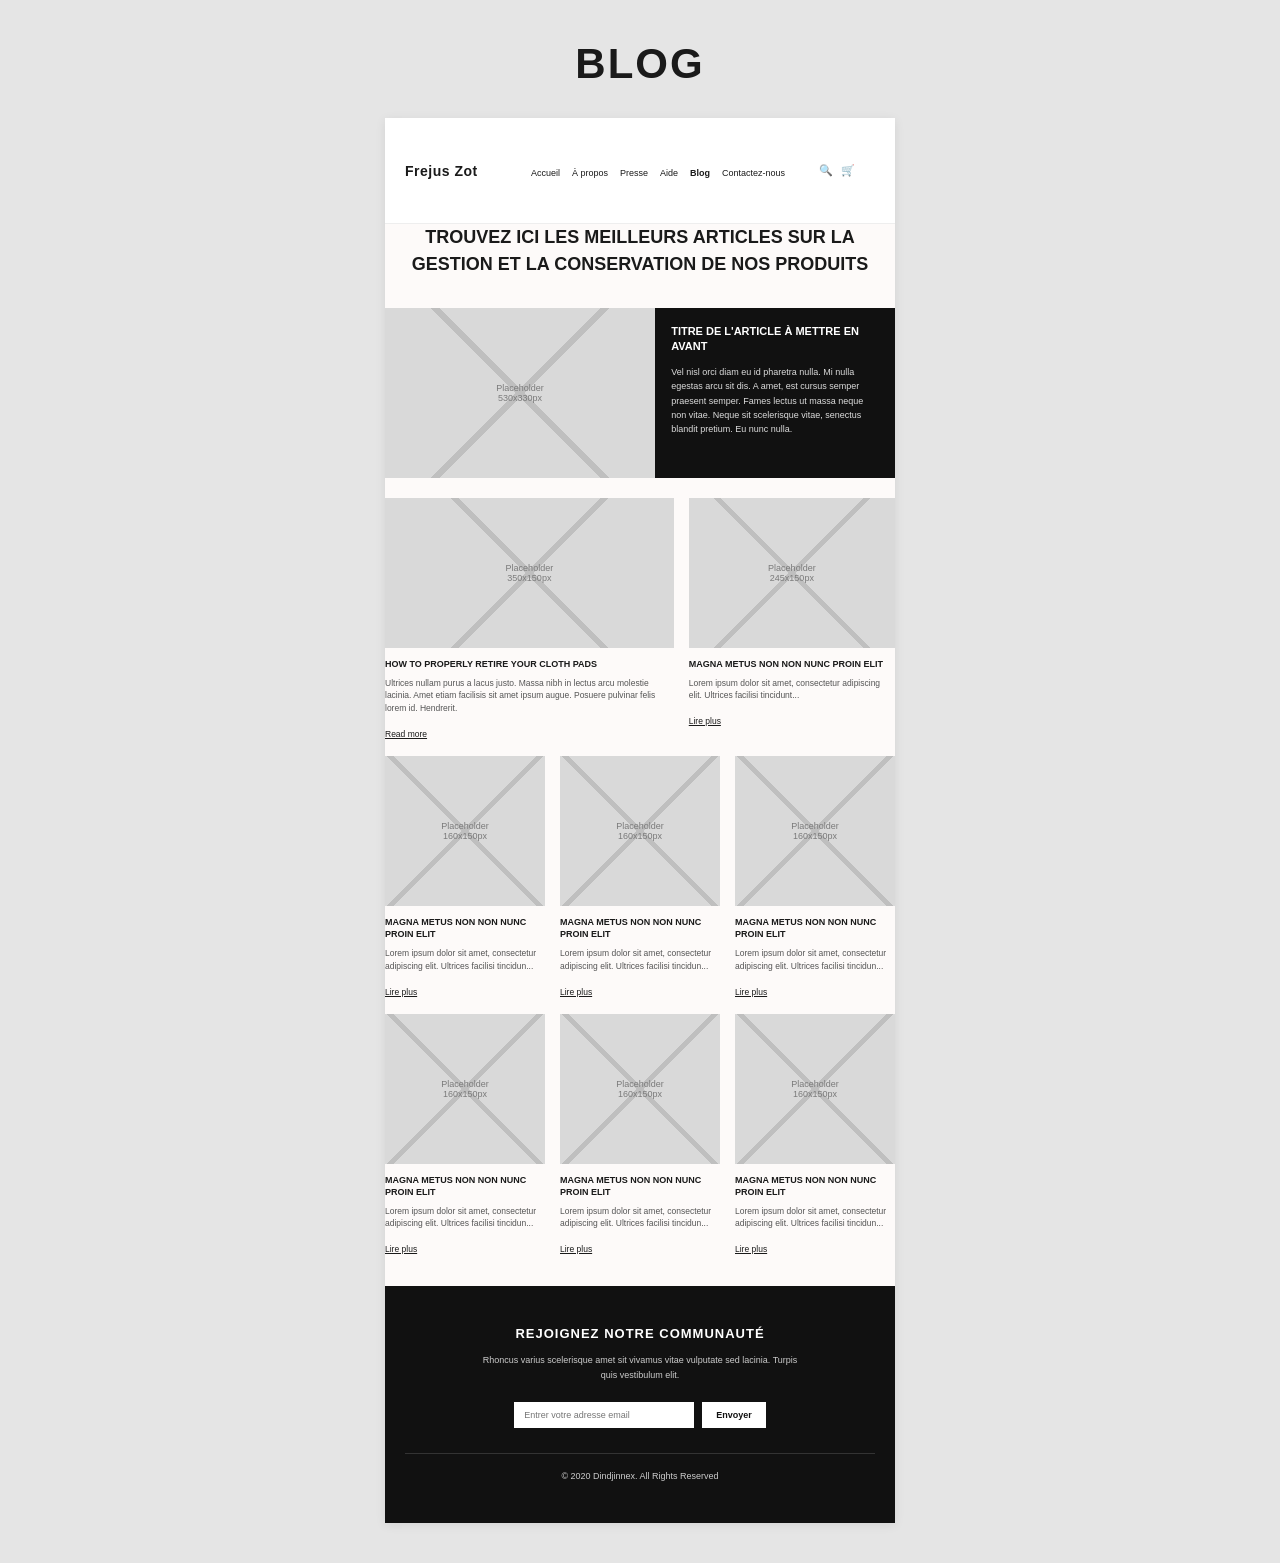
<file: index.html>
<!DOCTYPE html>
<html lang="pt-BR">
<head>
  <meta charset="UTF-8">
  <meta name="viewport" content="width=device-width, initial-scale=1.0">
  <title>Blog - Frejus Zot</title>
  <link rel="stylesheet" href="style.css">
</head>
<body>

  <h1 class="page-title">BLOG</h1>

  <div class="site-container">

    <header class="header">
      <div class="logo">Frejus Zot</div>

      <nav class="nav">
        <ul class="nav-menu">
          <li><a href="#">Accueil</a></li>
          <li><a href="#">À propos</a></li>
          <li><a href="#">Presse</a></li>
          <li><a href="#">Aide</a></li>
          <li><a href="#" class="active">Blog</a></li>
          <li><a href="#">Contactez-nous</a></li>
        </ul>
        <div class="nav-icons">
          <span title="Pesquisar">🔍</span>
          <span title="Carrinho">🛒</span>
        </div>
      </nav>
    </header>
    
    <main class="main-content">

      <h2 class="main-title">
        TROUVEZ ICI LES MEILLEURS ARTICLES SUR LA GESTION ET LA CONSERVATION DE NOS PRODUITS
      </h2>

      <section class="featured-article">
      
        <div class="placeholder-img featured-img">
          <span>Placeholder<br>530x330px</span>
        </div>

        <div class="featured-box">
          <h3>TITRE DE L'ARTICLE À METTRE EN AVANT</h3>
          <p>
            Vel nisl orci diam eu id pharetra nulla. Mi nulla
            egestas arcu sit dis. A amet, est cursus semper
            praesent semper. Fames lectus ut massa neque
            non vitae. Neque sit scelerisque vitae, senectus
            blandit pretium. Eu nunc nulla.
          </p>
        </div>
      </section>

      <section class="article-row">
        <article class="card card-large">
          <div class="placeholder-img">
            <span>Placeholder<br>350x150px</span>
          </div>
          <h4>HOW TO PROPERLY RETIRE YOUR CLOTH PADS</h4>
          <p>Ultrices nullam purus a lacus justo. Massa nibh in lectus arcu molestie lacinia. Amet etiam facilisis sit amet ipsum augue. Posuere pulvinar felis lorem id. Hendrerit.</p>
          <a href="#" class="read-more">Read more</a>
        </article>

        <article class="card card-small">
          <div class="placeholder-img">
            <span>Placeholder<br>245x150px</span>
          </div>
          <h4>MAGNA METUS NON NON NUNC PROIN ELIT</h4>
          <p>Lorem ipsum dolor sit amet, consectetur adipiscing elit. Ultrices facilisi tincidunt...</p>
          <a href="#" class="read-more">Lire plus</a>
        </article>
      </section>

      <section class="article-grid">

        <article class="card">
          <div class="placeholder-img">
            <span>Placeholder<br>160x150px</span>
          </div>
          <h4>MAGNA METUS NON NON NUNC PROIN ELIT</h4>
          <p>Lorem ipsum dolor sit amet, consectetur adipiscing elit. Ultrices facilisi tincidun...</p>
          <a href="#" class="read-more">Lire plus</a>
        </article>

        <article class="card">
          <div class="placeholder-img">
            <span>Placeholder<br>160x150px</span>
          </div>
          <h4>MAGNA METUS NON NON NUNC PROIN ELIT</h4>
          <p>Lorem ipsum dolor sit amet, consectetur adipiscing elit. Ultrices facilisi tincidun...</p>
          <a href="#" class="read-more">Lire plus</a>
        </article>

        <article class="card">
          <div class="placeholder-img">
            <span>Placeholder<br>160x150px</span>
          </div>
          <h4>MAGNA METUS NON NON NUNC PROIN ELIT</h4>
          <p>Lorem ipsum dolor sit amet, consectetur adipiscing elit. Ultrices facilisi tincidun...</p>
          <a href="#" class="read-more">Lire plus</a>
        </article>

        <article class="card">
          <div class="placeholder-img">
            <span>Placeholder<br>160x150px</span>
          </div>
          <h4>MAGNA METUS NON NON NUNC PROIN ELIT</h4>
          <p>Lorem ipsum dolor sit amet, consectetur adipiscing elit. Ultrices facilisi tincidun...</p>
          <a href="#" class="read-more">Lire plus</a>
        </article>

        <article class="card">
          <div class="placeholder-img">
            <span>Placeholder<br>160x150px</span>
          </div>
          <h4>MAGNA METUS NON NON NUNC PROIN ELIT</h4>
          <p>Lorem ipsum dolor sit amet, consectetur adipiscing elit. Ultrices facilisi tincidun...</p>
          <a href="#" class="read-more">Lire plus</a>
        </article>

        <article class="card">
          <div class="placeholder-img">
            <span>Placeholder<br>160x150px</span>
          </div>
          <h4>MAGNA METUS NON NON NUNC PROIN ELIT</h4>
          <p>Lorem ipsum dolor sit amet, consectetur adipiscing elit. Ultrices facilisi tincidun...</p>
          <a href="#" class="read-more">Lire plus</a>
        </article>

      </section>

    </main>

    <footer class="footer">
      <h3>REJOIGNEZ NOTRE COMMUNAUTÉ</h3>
      <p>Rhoncus varius scelerisque amet sit vivamus vitae vulputate sed lacinia. Turpis quis vestibulum elit.</p>

      <form class="newsletter-form">
        <input type="email" placeholder="Entrer votre adresse email" required>
        <button type="submit">Envoyer</button>
      </form>

      <hr>

      <p class="copyright">© 2020 Dindjinnex. All Rights Reserved</p>
    </footer>

  </div>

</body>
</html>
</file>
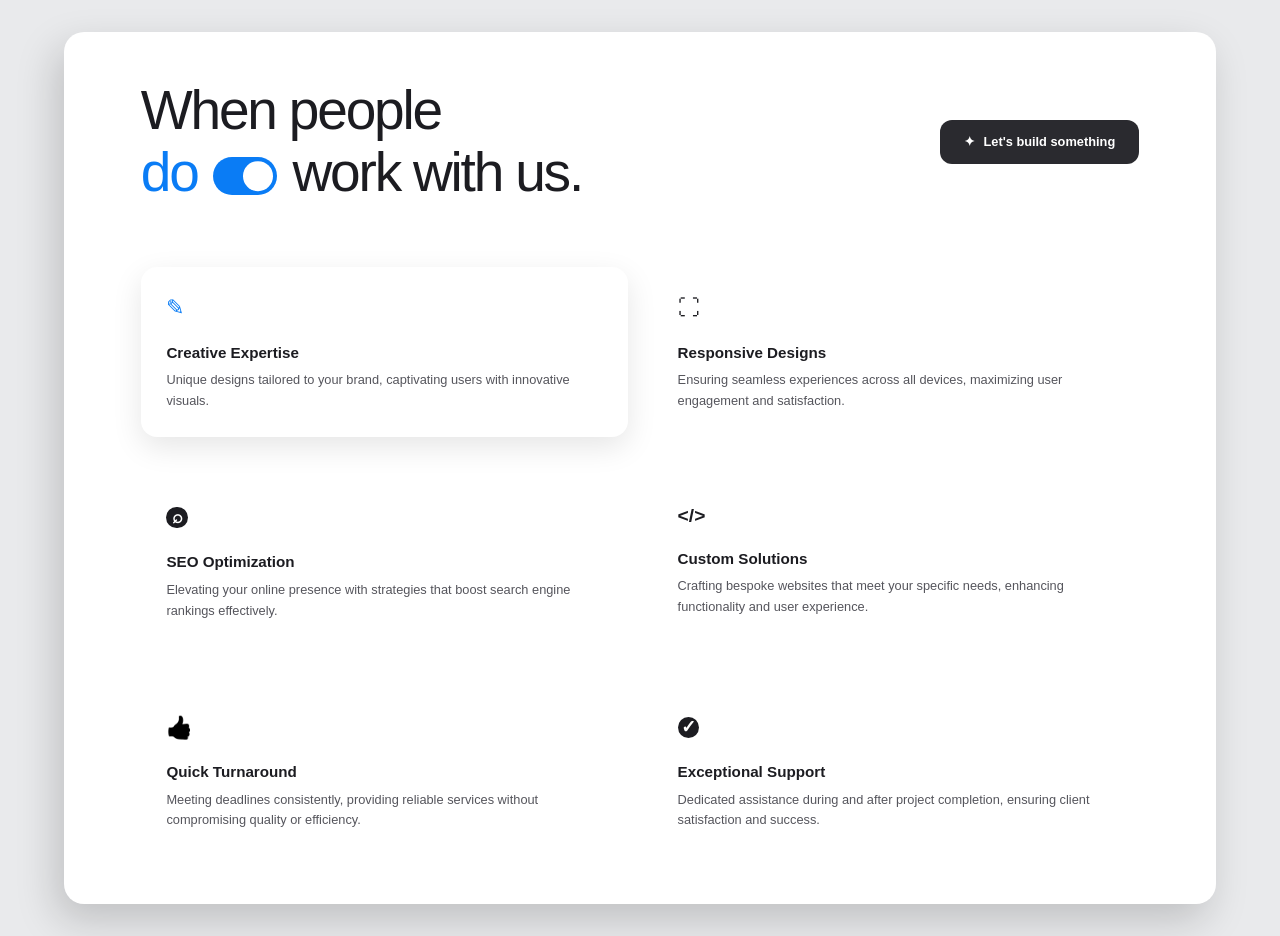
<file: projeto2/index.html>
<!DOCTYPE html>
<html lang="en">
<head>
  <meta charset="UTF-8">
  <meta name="viewport" content="width=device-width, initial-scale=1.0">
  <title>When people do work with us</title>
  <link rel="stylesheet" href="style.css">
</head>
<body>

  <main class="container">

    <header class="cabecalho">

      <h1 class="titulo">
        When people<br>
        <span class="azul">do</span> <span class="toggle"></span> work with us.
      </h1>

      <a href="#" class="botao">
        <span class="botao-icone">✦</span>
        Let's build something
      </a>

    </header>

    <section class="servicos">

      <article class="servico destaque">
        <div class="icone icone-azul">✎</div>
        <h2>Creative Expertise</h2>
        <p>Unique designs tailored to your brand, captivating users with innovative visuals.</p>
      </article>

      <article class="servico">
        <div class="icone">⛶</div>
        <h2>Responsive Designs</h2>
        <p>Ensuring seamless experiences across all devices, maximizing user engagement and satisfaction.</p>
      </article>

      <article class="servico">
        <div class="icone">
          <span class="circulo">⌕</span>
        </div>
        <h2>SEO Optimization</h2>
        <p>Elevating your online presence with strategies that boost search engine rankings effectively.</p>
      </article>

      <article class="servico">
        <div class="icone icone-codigo">&lt;/&gt;</div>
        <h2>Custom Solutions</h2>
        <p>Crafting bespoke websites that meet your specific needs, enhancing functionality and user experience.</p>
      </article>

      <article class="servico">
        <div class="icone icone-emoji">👍</div>
        <h2>Quick Turnaround</h2>
        <p>Meeting deadlines consistently, providing reliable services without compromising quality or efficiency.</p>
      </article>

      <article class="servico">
        <div class="icone">
          <span class="circulo">✓</span>
        </div>
        <h2>Exceptional Support</h2>
        <p>Dedicated assistance during and after project completion, ensuring client satisfaction and success.</p>
      </article>

    </section>

  </main>

  
</body>
</html>
</file>
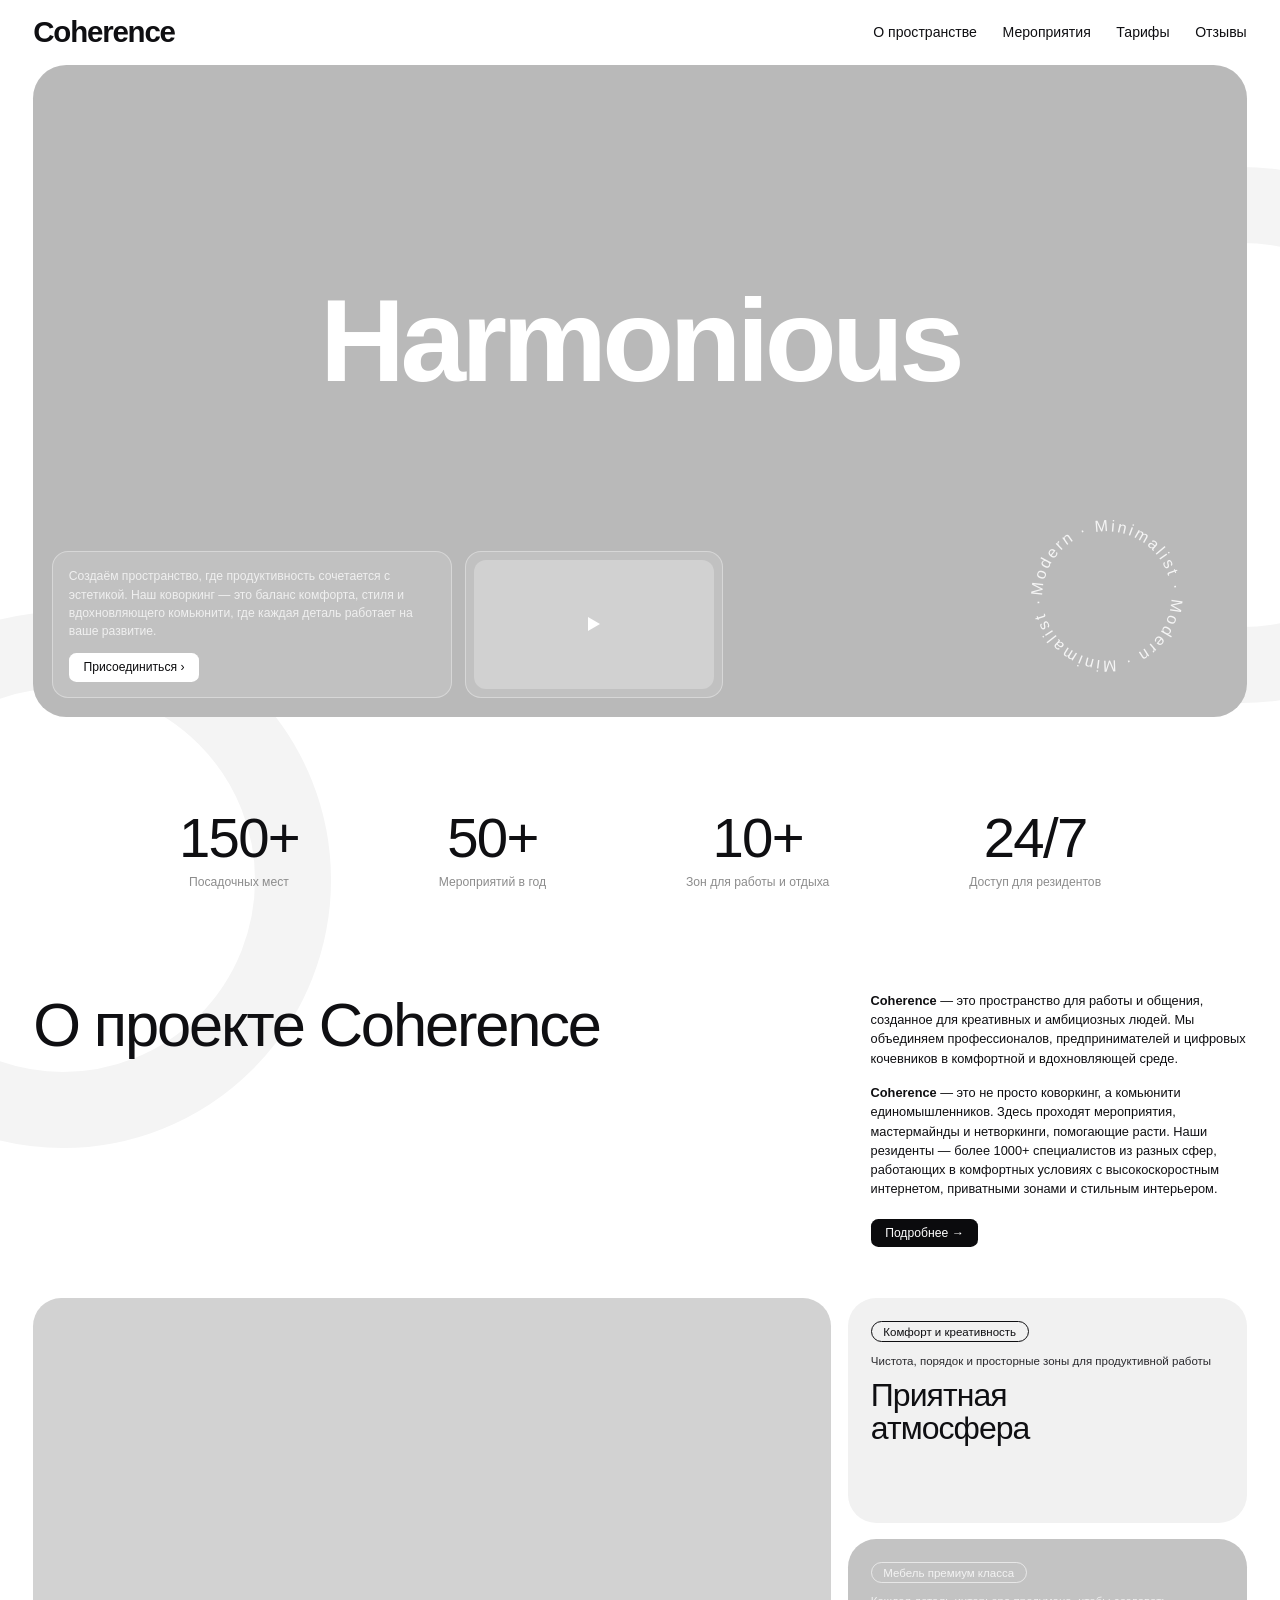
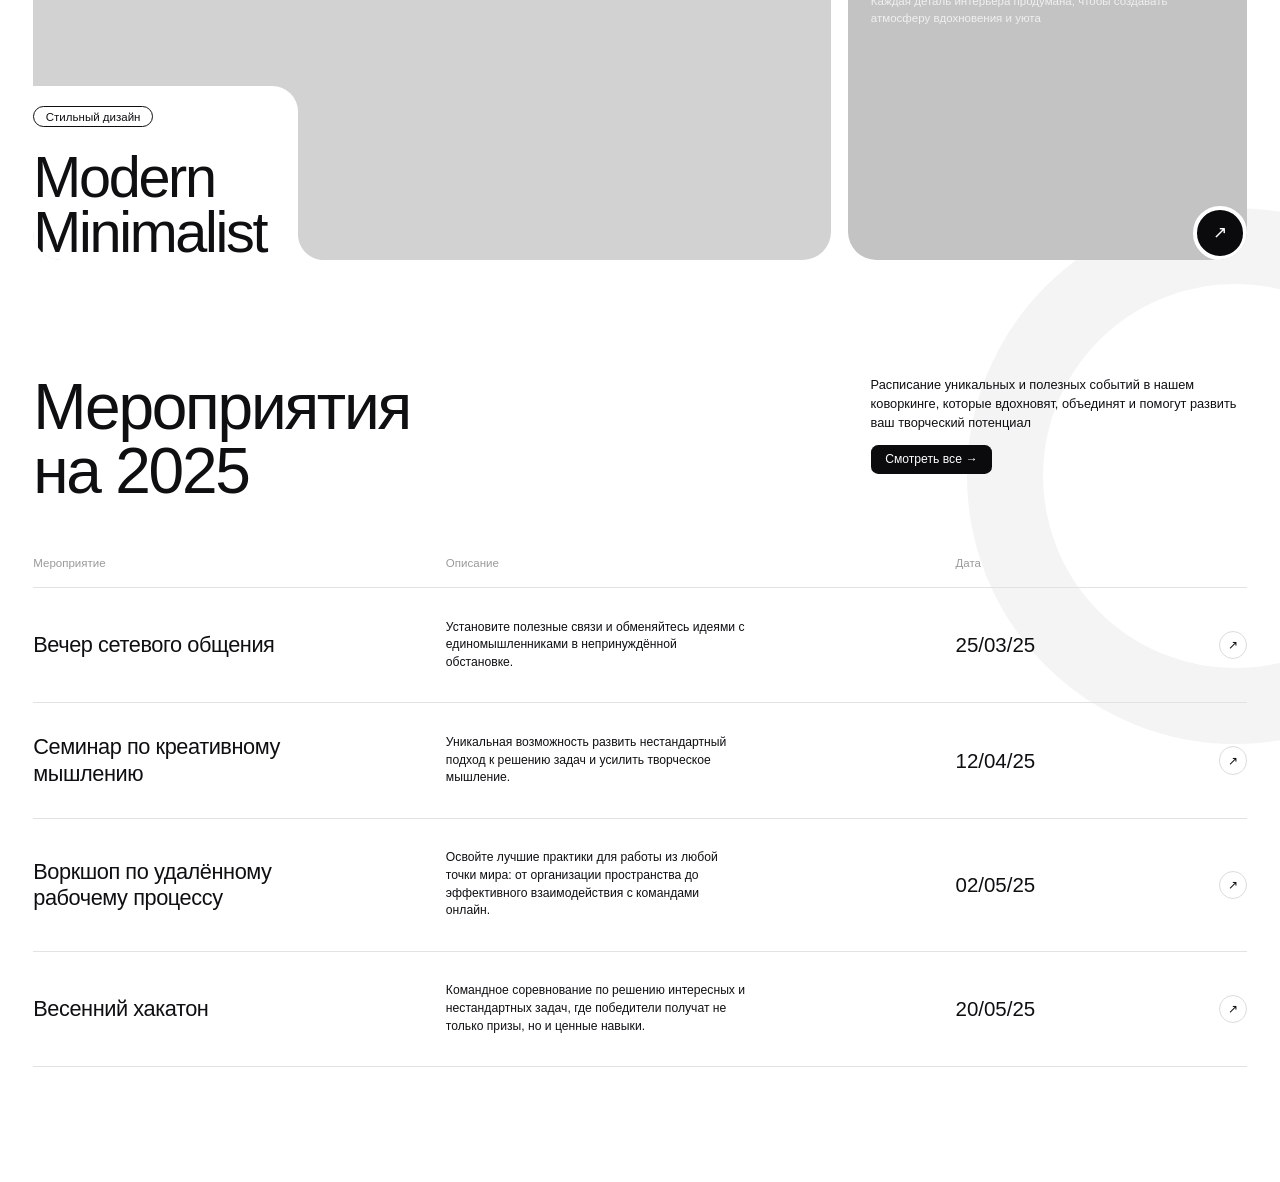
<file: projeto3/index.html>
<!DOCTYPE html>
<html lang="ru">
<head>
  <meta charset="UTF-8">
  <meta name="viewport" content="width=device-width, initial-scale=1.0">
  <title>Coherence</title>
  <link rel="stylesheet" href="style.css">
</head>
<body>

  <div class="page">

    <header class="header">
      <a href="#" class="logo">Coherence</a>

      <nav class="menu">
        <a href="#">О пространстве</a>
        <a href="#">Мероприятия</a>
        <a href="#">Тарифы</a>
        <a href="#">Отзывы</a>
      </nav>
    </header>

    <main class="main">

      <section class="hero">

        <h1 class="hero-title">Harmonious</h1>

        <div class="hero-bottom">
          
          <div class="hero-info glass">
            <p>Создаём пространство, где продуктивность сочетается с эстетикой. Наш коворкинг — это баланс комфорта, стиля и вдохновляющего комьюнити, где каждая деталь работает на ваше развитие.</p>
            <a href="#" class="btn btn-white">Присоединиться ›</a>
          </div>

          <div class="hero-video glass">
            <div class="video-thumb">
              <span class="play"></span>
            </div>
          </div>

        </div>

        <div class="hero-badge" aria-hidden="true">
          <svg viewBox="0 0 100 100">
            <defs>
              <path id="circulo" d="M 50,50 m -38,0 a 38,38 0 1,1 76,0 a 38,38 0 1,1 -76,0"/>
            </defs>
            <text font-size="9.5" fill="currentColor">
              <textPath href="#circulo" textLength="236" lengthAdjust="spacing">Modern · Minimalist · Modern · Minimalist ·</textPath>
            </text>
          </svg>
        </div>

      </section>

      <section class="stats">

        <div class="stat">
          <p class="stat-number">150+</p>
          <p class="stat-label">Посадочных мест</p>
        </div>

        <div class="stat">
          <p class="stat-number">50+</p>
          <p class="stat-label">Мероприятий в год</p>
        </div>

        <div class="stat">
          <p class="stat-number">10+</p>
          <p class="stat-label">Зон для работы и отдыха</p>
        </div>

        <div class="stat">
          <p class="stat-number">24/7</p>
          <p class="stat-label">Доступ для резидентов</p>
        </div>

      </section>

      <section class="about">

        <h2 class="about-title">О проекте Coherence</h2>

        <div class="about-text">
          <p><strong>Coherence</strong> — это пространство для работы и общения, созданное для креативных и амбициозных людей. Мы объединяем профессионалов, предпринимателей и цифровых кочевников в комфортной и вдохновляющей среде.</p>

          <p><strong>Coherence</strong> — это не просто коворкинг, а комьюнити единомышленников. Здесь проходят мероприятия, мастермайнды и нетворкинги, помогающие расти. Наши резиденты — более 1000+ специалистов из разных сфер, работающих в комфортных условиях с высокоскоростным интернетом, приватными зонами и стильным интерьером.</p>

          <a href="#" class="btn btn-dark">Подробнее →</a>
        </div>

      </section>

      <section class="cards">

        <article class="feature-card feature-big">
          <div class="notch">
            <span class="tag">Стильный дизайн</span>
            <h3 class="feature-big-title">Modern<br>Minimalist</h3>
          </div>
        </article>

        <div class="side-cards">

          <article class="feature-card feature-light">
            <span class="tag">Комфорт и креативность</span>
            <p class="feature-text">Чистота, порядок и просторные зоны для продуктивной работы</p>
            <h3 class="feature-title">Приятная<br>атмосфера</h3>
          </article>

          <article class="feature-card feature-gray">
            <span class="tag tag-light">Мебель премиум класса</span>
            <p class="feature-text feature-text-light">Каждая деталь интерьера продумана, чтобы создавать атмосферу вдохновения и уюта</p>
            <a href="#" class="round-btn">↗</a>
          </article>

        </div>

      </section>

      <section class="events">

        <div class="events-top">
          <h2 class="events-title">Мероприятия<br>на 2025</h2>

          <div class="events-side">
            <p>Расписание уникальных и полезных событий в нашем коворкинге, которые вдохновят, объединят и помогут развить ваш творческий потенциал</p>
            <a href="#" class="btn btn-dark">Смотреть все →</a>
          </div>
        </div>

        <div class="event-table">

          <div class="event event-head">
            <span>Мероприятие</span>
            <span>Описание</span>
            <span>Дата</span>
            <span></span>
          </div>

          <article class="event">
            <h3 class="event-name">Вечер сетевого общения</h3>
            <p class="event-desc">Установите полезные связи и обменяйтесь идеями с единомышленниками в непринуждённой обстановке.</p>
            <time class="event-date">25/03/25</time>
            <a href="#" class="event-arrow">↗</a>
          </article>

          <article class="event">
            <h3 class="event-name">Семинар по креативному мышлению</h3>
            <p class="event-desc">Уникальная возможность развить нестандартный подход к решению задач и усилить творческое мышление.</p>
            <time class="event-date">12/04/25</time>
            <a href="#" class="event-arrow">↗</a>
          </article>

          <article class="event">
            <h3 class="event-name">Воркшоп по удалённому рабочему процессу</h3>
            <p class="event-desc">Освойте лучшие практики для работы из любой точки мира: от организации пространства до эффективного взаимодействия с командами онлайн.</p>
            <time class="event-date">02/05/25</time>
            <a href="#" class="event-arrow">↗</a>
          </article>

          <article class="event">
            <h3 class="event-name">Весенний хакатон</h3>
            <p class="event-desc">Командное соревнование по решению интересных и нестандартных задач, где победители получат не только призы, но и ценные навыки.</p>
            <time class="event-date">20/05/25</time>
            <a href="#" class="event-arrow">↗</a>
          </article>

        </div>

      </section>

    </main>

  </div>

</body>
</html>
</file>
<file: style.css>
* {
  margin: 0;
  padding: 0;
  box-sizing: border-box;
}

body {
  font-family: Arial, Helvetica, sans-serif;
  background-color: #e5e5e5; /* fundo cinza claro externo */
  color: #1a1a1a;
  padding: 40px 0;
}

.page-title {
  text-align: center;
  font-size: 42px;
  font-weight: 800;
  letter-spacing: 2px;
  margin-bottom: 30px;
}


.site-container {
  max-width: 510px;
  margin: 0 auto;
  background-color: #fdfaf9; 
  box-shadow: 0 2px 10px rgba(0, 0, 0, 0.08);
}

.header {
  display: flex;
  justify-content: space-between;
  align-items: center;
  padding: 16px 20px;
  border-bottom: 1px solid #eee;
  background-color: #ffffff;
}

.logo {
  font-weight: 800;
  font-size: 14px;
  letter-spacing: 0.5px;
}

.nav {
  display: flex;
  align-items: center;
  gap: 14px;
}

.nav-menu {
  display: flex;
  list-style: none;
  gap: 12px;
}

.nav-menu a {
  text-decoration: none;
  color: #1a1a1a;
  font-size: 9px;
  text-transform: none;
}

.nav-menu a.active {
  font-weight: bold;
}

.nav-icons {
  display: flex;
  gap: 8px;
  font-size: 11px;
padding: 30px 20px;}

.main-title {
  text-align: center;
  text-transform: uppercase;
  font-size: 18px;
  font-weight: 700;
  line-height: 1.5;
  margin-bottom: 30px;
}

.placeholder-img {
  background-color: #d9d9d9;
  background-image:
    linear-gradient(45deg, transparent 49%, #bfbfbf 49%, #bfbfbf 51%, transparent 51%),
    linear-gradient(-45deg, transparent 49%, #bfbfbf 49%, #bfbfbf 51%, transparent 51%);
  display: flex;
  align-items: center;
  justify-content: center;
  text-align: center;
  color: #7a7a7a;
  font-size: 9px;
  width: 100%;
  height: 150px;
  margin-bottom: 10px;
}

.featured-article {
  display: flex;
  margin-bottom: 20px;
}

.featured-img {
  flex: 1.3;
  height: auto;
  min-height: 170px;
  margin-bottom: 0;
}

.featured-box {
  flex: 1;
  background-color: #111111;
  color: #ffffff;
  padding: 16px;
  display: flex;
  flex-direction: column;
  justify-content: flex-start;
}

.featured-box h3 {
  font-size: 11px;
  text-transform: uppercase;
  margin-bottom: 10px;
  line-height: 1.4;
}

.featured-box p {
  font-size: 9px;
  line-height: 1.6;
  color: #dddddd;
}

.article-row {
  display: flex;
  gap: 15px;
  margin-bottom: 15px;
}

.card-large {
  flex: 1.4;
}

.card-small {
  flex: 1;
}


.article-grid {
  display: grid;
  grid-template-columns: repeat(3, 1fr);
  gap: 15px;
}


.card h4 {
  font-size: 9px;
  text-transform: uppercase;
  font-weight: 700;
  margin-bottom: 6px;
  line-height: 1.4;
}

.card p {
  font-size: 8.5px;
  line-height: 1.5;
  color: #555555;
  margin-bottom: 8px;
}

.read-more {
  font-size: 8.5px;
  color: #1a1a1a;
  text-decoration: underline;
}


.footer {
  background-color: #111111;
  color: #ffffff;
  text-align: center;
  padding: 40px 20px 20px;
  margin-top: 30px;
}

.footer h3 {
  font-size: 13px;
  letter-spacing: 1px;
  margin-bottom: 12px;
}

.footer p {
  font-size: 9px;
  color: #cccccc;
  max-width: 320px;
  margin: 0 auto 20px;
  line-height: 1.6;
}

/* Formulário de newsletter */
.newsletter-form {
  display: flex;
  justify-content: center;
  gap: 8px;
  margin-bottom: 25px;
}

.newsletter-form input {
  padding: 8px 10px;
  border: none;
  font-size: 9px;
  width: 180px;
}

.newsletter-form button {
  padding: 8px 14px;
  background-color: #ffffff;
  color: #111111;
  border: none;
  font-size: 9px;
  font-weight: bold;
  cursor: pointer;
}

.footer hr {
  border: none;
  border-top: 1px solid #333333;
  margin-bottom: 15px;
}

.copyright {
  font-size: 8px;
  color: #999999;
}

@media (max-width: 600px) {

  .page-title {
    font-size: 30px;
  }

  .header {
    flex-direction: column;
    gap: 10px;
  }

  .nav {
    flex-direction: column;
    gap: 10px;
  }

  .nav-menu {
    flex-wrap: wrap;
    justify-content: center;
  }

  .main-title {
    font-size: 15px;
  }


  .featured-article {
    flex-direction: column;
  }

  .article-row {
    flex-direction: column;
  }

 
  .article-grid {
    grid-template-columns: 1fr;
  }

  .newsletter-form {
    flex-direction: column;
    align-items: center;
  }

  .newsletter-form input {
    width: 220px;
  }
}
</file>
<file: projeto2/style.css>
* {
  margin: 0;
  padding: 0;
  box-sizing: border-box;
}

body {
  font-family: "Segoe UI", "Helvetica Neue", Arial, sans-serif;
  background-color: #e9eaec;
  color: #1c1c21;
  min-height: 100vh;

  display: flex;
  align-items: center;
  justify-content: center;
  padding: 2rem 0;
}


.container {
  width: 90%;
  max-width: 1400px;
  aspect-ratio: 3 / 2;

  background-color: #ffffff;
  border-radius: 20px;
  box-shadow: -8px 16px 40px rgba(0, 0, 0, 0.18);

  padding: 0 8%;

  display: flex;
  flex-direction: column;
  justify-content: center;
}

.cabecalho {
  display: flex;
  justify-content: space-between;
  align-items: center;
  gap: 1.5rem;
}

.titulo {
  font-size: clamp(2rem, 4.3vw, 3.75rem);
  font-weight: 500;
  line-height: 1.12;
  letter-spacing: -0.04em;
  color: #1c1c21;
}

.azul {
  color: #0a7cf5;
}

.toggle {
  display: inline-block;
  position: relative;
  width: 1.15em;
  height: 0.68em;
  background-color: #0a7cf5;
  border-radius: 999px;
  vertical-align: middle;
  margin: 0 0.05em;
}

.toggle::after {
  content: "";
  position: absolute;
  top: 50%;
  right: 0.07em;
  width: 0.54em;
  height: 0.54em;
  background-color: #ffffff;
  border-radius: 50%;
  transform: translateY(-50%);
}

.botao {
  display: inline-flex;
  align-items: center;
  gap: 0.5rem;

  background-color: #2a2a2f;
  color: #ffffff;
  text-decoration: none;
  font-size: clamp(0.8rem, 1vw, 1rem);
  font-weight: 600;
  white-space: nowrap;

  padding: 0.9rem 1.5rem;
  border-radius: 12px;
}

.botao-icone {
  font-size: 1em;
}


.servicos {
  display: grid;
  grid-template-columns: repeat(3, 1fr);
  gap: 2.5rem 1.5rem;
  margin-top: clamp(2rem, 5vw, 4.5rem);
}

.servico {
  padding: clamp(1rem, 2vw, 1.75rem);
  border-radius: 16px;
}

.destaque {
  background-color: #ffffff;
  box-shadow: 0 10px 30px rgba(0, 0, 0, 0.1);
}

.servico h2 {
  font-size: clamp(0.95rem, 1.1vw, 1.15rem);
  font-weight: 700;
  margin-bottom: 0.6rem;
}

.servico p {
  font-size: clamp(0.8rem, 0.95vw, 1rem);
  font-weight: 500;
  line-height: 1.6;
  color: #55555c;
}

.icone {
  font-size: clamp(1.3rem, 1.7vw, 1.8rem);
  line-height: 1;
  color: #1c1c21;
  margin-bottom: clamp(1rem, 1.6vw, 1.6rem);
  height: 1.4em;
  display: flex;
  align-items: center;
}

.icone-azul {
  color: #0a7cf5;
}

.icone-codigo {
  font-size: clamp(1.1rem, 1.5vw, 1.6rem);
  font-weight: 700;
}

.icone-emoji {
  filter: brightness(0);
}

.circulo {
  display: flex;
  align-items: center;
  justify-content: center;

  width: 1.15em;
  height: 1.15em;
  background-color: #1c1c21;
  color: #ffffff;
  border-radius: 50%;
  font-size: 0.85em;
  font-weight: 700;
}

@media (max-width: 900px) {}
  .container {
    aspect-ratio: auto;
    padding: 3rem 6%;
  }

  .servicos {
    grid-template-columns: repeat(2, 1fr);
}

@media (max-width: 600px) {
  body {
    padding: 1rem 0;
  }

  .container {
    width: 94%;
    padding: 2rem 1.25rem;
    border-radius: 16px;
  }

  .cabecalho {
    flex-direction: column;
    align-items: flex-start;
    gap: 1.5rem;
  }

  .titulo {
    font-size: 2.1rem;
  }

  .botao {
    width: 100%;               
    justify-content: center;
    font-size: 0.95rem;
  }

  .servicos {
    grid-template-columns: 1fr;
    gap: 1.5rem;
  }

  .servico h2 {
    font-size: 1.05rem;
  }

  .servico p {
    font-size: 0.9rem;
  }

  .icone {
    font-size: 1.6rem;
  }
}
</file>
<file: projeto3/style.css>
* {
  margin: 0;
  padding: 0;
  box-sizing: border-box;
}

body {
  font-family: "Inter", "Segoe UI", "Helvetica Neue", Arial, sans-serif;
  color: #0f0f12;
  background-color: #ffffff;
}

a {
  color: inherit;
  text-decoration: none;
}

.page {
  position: relative;
  isolation: isolate;
  overflow: hidden;
  background-color: #ffffff;
}

.header,
.main {
  width: 100%;
  max-width: 1600px;
  margin: 0 auto;
  padding-left: clamp(1rem, 2.6vw, 2.5rem);
  padding-right: clamp(1rem, 2.6vw, 2.5rem);
}

.main {
  padding-bottom: clamp(3rem, 9vw, 9rem);
}



.page::before,
.page::after,
.events::before {
  content: "";
  position: absolute;
  z-index: -1;                     
  width: 30vw;
  height: 30vw;
  border: clamp(2rem, 6vw, 6rem) solid #f4f4f4;
  border-radius: 50%;
}

.page::before {
  top: 22%;
  left: -16vw;
}

.page::after {
  top: 6%;
  right: -18vw;
}

.events {
  position: relative;
}

.events::before {
  top: -4vw;
  right: -20vw;
}


.header {
  display: flex;
  justify-content: space-between;
  align-items: center;
  flex-wrap: wrap;
  gap: 0.5rem 1.5rem;
  padding-top: clamp(0.6rem, 1.2vw, 1.2rem);
  padding-bottom: clamp(0.6rem, 1.2vw, 1.2rem);
}

.logo {
  font-size: clamp(1.2rem, 2.3vw, 2rem);
  font-weight: 600;
  letter-spacing: -0.04em;
}

.menu {
  display: flex;
  flex-wrap: wrap;
  gap: 0.4rem clamp(0.8rem, 2vw, 2rem);
  font-size: clamp(0.7rem, 1.1vw, 0.95rem);
  font-weight: 500;
}


.btn {
  display: inline-block;
  font-size: clamp(0.7rem, 0.95vw, 0.9rem);
  font-weight: 500;
  padding: 0.6em 1.2em;
  border-radius: 0.6em;
}

.btn-dark {
  background-color: #0b0b0d;
  color: #ffffff;
}

.btn-white {
  background-color: #ffffff;
  color: #0b0b0d;
}


.hero {
  position: relative;
  display: flex;
  flex-direction: column;
  justify-content: space-between;

  aspect-ratio: 1.86 / 1;
  background-color: #b9b9b9;
  border-radius: clamp(16px, 2.6vw, 36px);
  padding: clamp(0.6rem, 1.5vw, 1.5rem);
}

.hero-title {
  flex: 1; 
  display: flex;
  align-items: center;
  justify-content: center;
  padding-top: 4%;

  color: #ffffff;
  font-size: clamp(3rem, 9.2vw, 9rem);
  font-weight: 600;
  letter-spacing: -0.04em;
  line-height: 1;
}

.hero-bottom {
  display: flex;
  gap: 1vw;
}

.glass {
  background-color: rgba(255, 255, 255, 0.12);
  border: 1px solid rgba(255, 255, 255, 0.35);
  border-radius: clamp(8px, 1.3vw, 16px);
  padding: clamp(0.5rem, 1.2vw, 1.2rem);
}

.hero-info {
  width: 34%;
  display: flex;
  flex-direction: column;
  align-items: flex-start;
  justify-content: space-between;
  gap: 0.8em;
}

.hero-info p {
  font-size: clamp(0.6rem, 0.95vw, 0.9rem);
  line-height: 1.5;
  color: rgba(255, 255, 255, 0.75);
}

.hero-video {
  width: 22%;
  padding: 0.5rem;
  display: flex;
}

.video-thumb {
  flex: 1;
  display: flex;
  align-items: center;
  justify-content: center;
  background-color: rgba(255, 255, 255, 0.25);
  border-radius: clamp(6px, 1vw, 12px);
}

.play {
  width: 0;
  height: 0;
  border-top: 0.45rem solid transparent;
  border-bottom: 0.45rem solid transparent;
  border-left: 0.75rem solid #ffffff;
}

.hero-badge {
  position: absolute;
  right: 4.5%;
  bottom: 5%;
  width: 14%;
  min-width: 70px;
  aspect-ratio: 1 / 1;
  color: rgba(255, 255, 255, 0.85);
}

.hero-badge svg {
  width: 100%;
  height: 100%;
}

.stats {
  display: flex;
  justify-content: space-between;
  width: 76%;
  margin: 0 auto;
  padding: clamp(2.5rem, 7vw, 7rem) 0 clamp(2.5rem, 8vw, 8rem);
}

.stat {
  text-align: center;
}

.stat-number {
  font-size: clamp(2rem, 4.4vw, 4.2rem);
  font-weight: 500;
  letter-spacing: -0.03em;
  line-height: 1.1;
}

.stat-label {
  margin-top: 0.5em;
  font-size: clamp(0.65rem, 0.95vw, 0.9rem);
  color: #8c8c8c;
}

.about {
  display: grid;
  grid-template-columns: 1fr 31%;
  gap: 4vw;
  align-items: start;
  padding-bottom: clamp(1.5rem, 4vw, 4rem);
}

.about-title {
  font-size: clamp(2.2rem, 4.8vw, 4.6rem);
  font-weight: 500;
  letter-spacing: -0.035em;
  line-height: 1.1;
}

.about-text p {
  font-size: clamp(0.7rem, 1vw, 0.95rem);
  line-height: 1.5;
  margin-bottom: 1.2em;
}

.about-text strong {
  font-weight: 600;
}

.about-text .btn {
  margin-top: 0.4em;
}

.cards {
  display: grid;
  grid-template-columns: 2fr 1fr;
  gap: clamp(0.4rem, 1.3vw, 1.2rem);
}

.feature-card {
  position: relative;
  overflow: hidden;
  border-radius: clamp(14px, 2.2vw, 30px);
}

.tag {
  display: inline-block;
  font-size: clamp(0.6rem, 0.9vw, 0.85rem);
  padding: 0.3em 1em;
  border: 1px solid #0f0f12;
  border-radius: 999px;
}

.tag-light {
  border-color: rgba(255, 255, 255, 0.6);
  color: rgba(255, 255, 255, 0.8);
}

.feature-big {
  aspect-ratio: 381 / 268;
  background-color: #d2d2d2;
}

.notch {
  --r: clamp(14px, 2vw, 28px);
  position: absolute;
  left: 0;
  bottom: 0;
  background-color: #ffffff;
  padding: clamp(0.6rem, 1.6vw, 1.6rem) clamp(1rem, 2.5vw, 2.5rem) 0 0;
  border-top-right-radius: var(--r);
}

.notch::after {
  content: "";
  position: absolute;
  right: calc(var(--r) * -1);
  bottom: 0;
  width: var(--r);
  height: var(--r);
  background: radial-gradient(circle at 100% 0, #d2d2d2 var(--r), #ffffff calc(var(--r) + 1px));
}

.feature-big-title {
  margin-top: 0.4em;
  font-size: clamp(1.8rem, 4.5vw, 4.3rem);
  font-weight: 500;
  letter-spacing: -0.04em;
  line-height: 0.95;
}

.side-cards {
  display: grid;
  grid-template-rows: 7fr 10fr;
  gap: clamp(0.4rem, 1.3vw, 1.2rem);
}

.feature-light {
  background-color: #f1f1f1;
  padding: clamp(0.7rem, 1.8vw, 1.8rem);
}

.feature-gray {
  background-color: #c3c3c3;
  padding: clamp(0.7rem, 1.8vw, 1.8rem);
}

.feature-text {
  margin-top: 0.9em;
  font-size: clamp(0.6rem, 0.9vw, 0.85rem);
  line-height: 1.45;
  color: #2a2a2e;
}

.feature-text-light {
  color: rgba(255, 255, 255, 0.75);
}

.feature-title {
  margin-top: 0.3em;
  font-size: clamp(1.2rem, 2.5vw, 2.4rem);
  font-weight: 500;
  letter-spacing: -0.03em;
  line-height: 1.02;
}

.round-btn {
  position: absolute;
  right: 0;
  bottom: 0;
  width: clamp(2.2rem, 4.2vw, 3.8rem);
  aspect-ratio: 1 / 1;
  display: flex;
  align-items: center;
  justify-content: center;

  background-color: #0b0b0d;
  color: #ffffff;
  border: 0.3rem solid #ffffff;
  border-radius: 50%;
  font-size: clamp(0.8rem, 1.3vw, 1.2rem);
}

.events-top {
  display: grid;
  grid-template-columns: 1fr 31%;
  gap: 4vw;
  align-items: start;
  padding-top: clamp(3rem, 9vw, 9rem);
  padding-bottom: clamp(1.5rem, 3.5vw, 3.5rem);
}

.events-title {
  font-size: clamp(2.2rem, 5vw, 4.8rem);
  font-weight: 500;
  letter-spacing: -0.035em;
  line-height: 1;
}

.events-side p {
  font-size: clamp(0.7rem, 1vw, 0.95rem);
  line-height: 1.5;
  margin-bottom: 1em;
}

.event {
  display: grid;
  grid-template-columns: 34% 42% 1fr 2rem;
  align-items: center;
  padding: clamp(0.9rem, 2.4vw, 2.4rem) 0;
  border-bottom: 1px solid #e2e2e2;
}

.event-head {
  padding: 0.6rem 0 clamp(0.6rem, 1.4vw, 1.4rem);
  font-size: clamp(0.65rem, 0.9vw, 0.85rem);
  color: #9a9a9a;
}

.event-name {
  max-width: 13em;
  font-size: clamp(1rem, 1.7vw, 1.6rem);
  font-weight: 500;
  letter-spacing: -0.02em;
  line-height: 1.2;
}

.event-desc {
  max-width: 26em;
  padding-right: 1rem;
  font-size: clamp(0.7rem, 0.95vw, 0.9rem);
  line-height: 1.45;
}

.event-date {
  font-size: clamp(0.9rem, 1.6vw, 1.5rem);
  font-weight: 500;
}

.event-arrow {
  justify-self: end;
  width: clamp(1.4rem, 2.2vw, 2.2rem);
  aspect-ratio: 1 / 1;
  display: flex;
  align-items: center;
  justify-content: center;
  border: 1px solid #dcdcdc;
  border-radius: 50%;
  font-size: clamp(0.65rem, 0.9vw, 0.9rem);
}

@media (max-width: 900px) {

  .hero {
    aspect-ratio: auto;
    min-height: 420px;
  }

  .hero-info {
    width: 55%;
  }

  .hero-video {
    width: 30%;
  }

  .stats {
    width: 100%;
    display: grid;
    grid-template-columns: repeat(2, 1fr);
    gap: 2.5rem 1rem;
  }

  .about,
  .events-top {
    grid-template-columns: 1fr;
    gap: 1.5rem;
  }

  .cards {
    grid-template-columns: 1fr;
  }

  .feature-big {
    aspect-ratio: auto;
    min-height: 320px;
  }

  .side-cards {
    grid-template-rows: auto;
  }

  .feature-light,
  .feature-gray {
    min-height: 200px;
  }

  .hero-info p,
  .feature-text,
  .about-text p,
  .events-side p,
  .event-desc {
    font-size: 0.85rem;
  }

  .tag {
    font-size: 0.75rem;
  }

  .btn {
    font-size: 0.8rem;
  }
}

@media (max-width: 600px) {

  .header {
    flex-direction: column;
    align-items: flex-start;
  }

  .menu {
    font-size: 0.8rem;
  }

  .hero {
    min-height: 520px;
  }

  .hero-title {
    font-size: 3rem;
    padding-top: 3rem;
  }

  .hero-bottom {
    flex-direction: column;
    gap: 0.5rem;
  }

  .hero-info,
  .hero-video {
    width: 100%;
  }

  .hero-video {
    height: 110px;
  }

  .hero-badge {
    top: 1rem;
    right: 1rem;
    bottom: auto;
    width: 70px;
  }

  .stat-number {
    font-size: 2.2rem;
  }

  .stat-label {
    font-size: 0.75rem;
  }

  .about-title,
  .events-title {
    font-size: 2.2rem;
  }

  .feature-big-title {
    font-size: 2rem;
  }

  .feature-title {
    font-size: 1.6rem;
  }

  .event-head {
    display: none;
  }

  .event {
    grid-template-columns: 1fr auto;
    row-gap: 0.6rem;
  }

  .event-name {
    grid-column: 1;
    grid-row: 1;
    max-width: none;
    font-size: 1.1rem;
  }

  .event-arrow {
    grid-column: 2;
    grid-row: 1;
    width: 2rem;
  }

  .event-desc {
    grid-column: 1 / -1;
    max-width: none;
    padding-right: 0;
  }

  .event-date {
    grid-column: 1 / -1;
    font-size: 1rem;
  }
}
</file>
